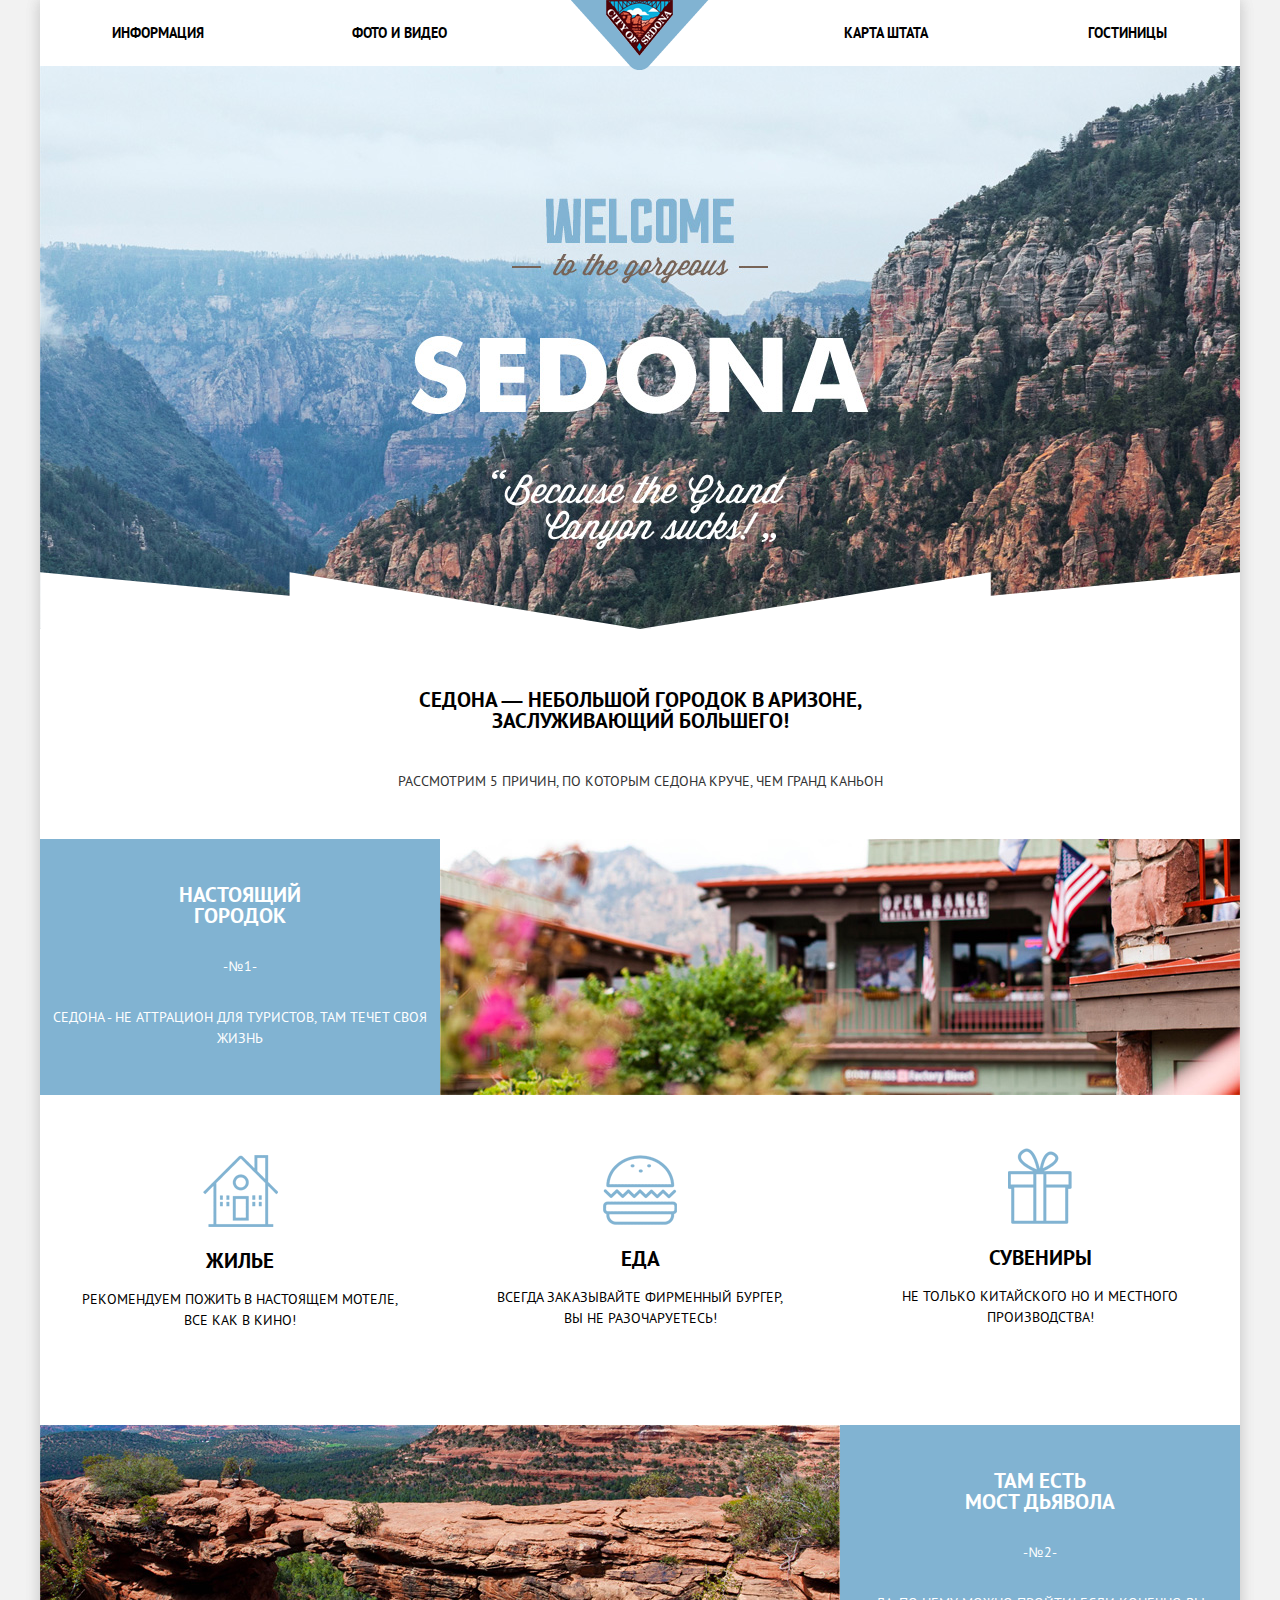
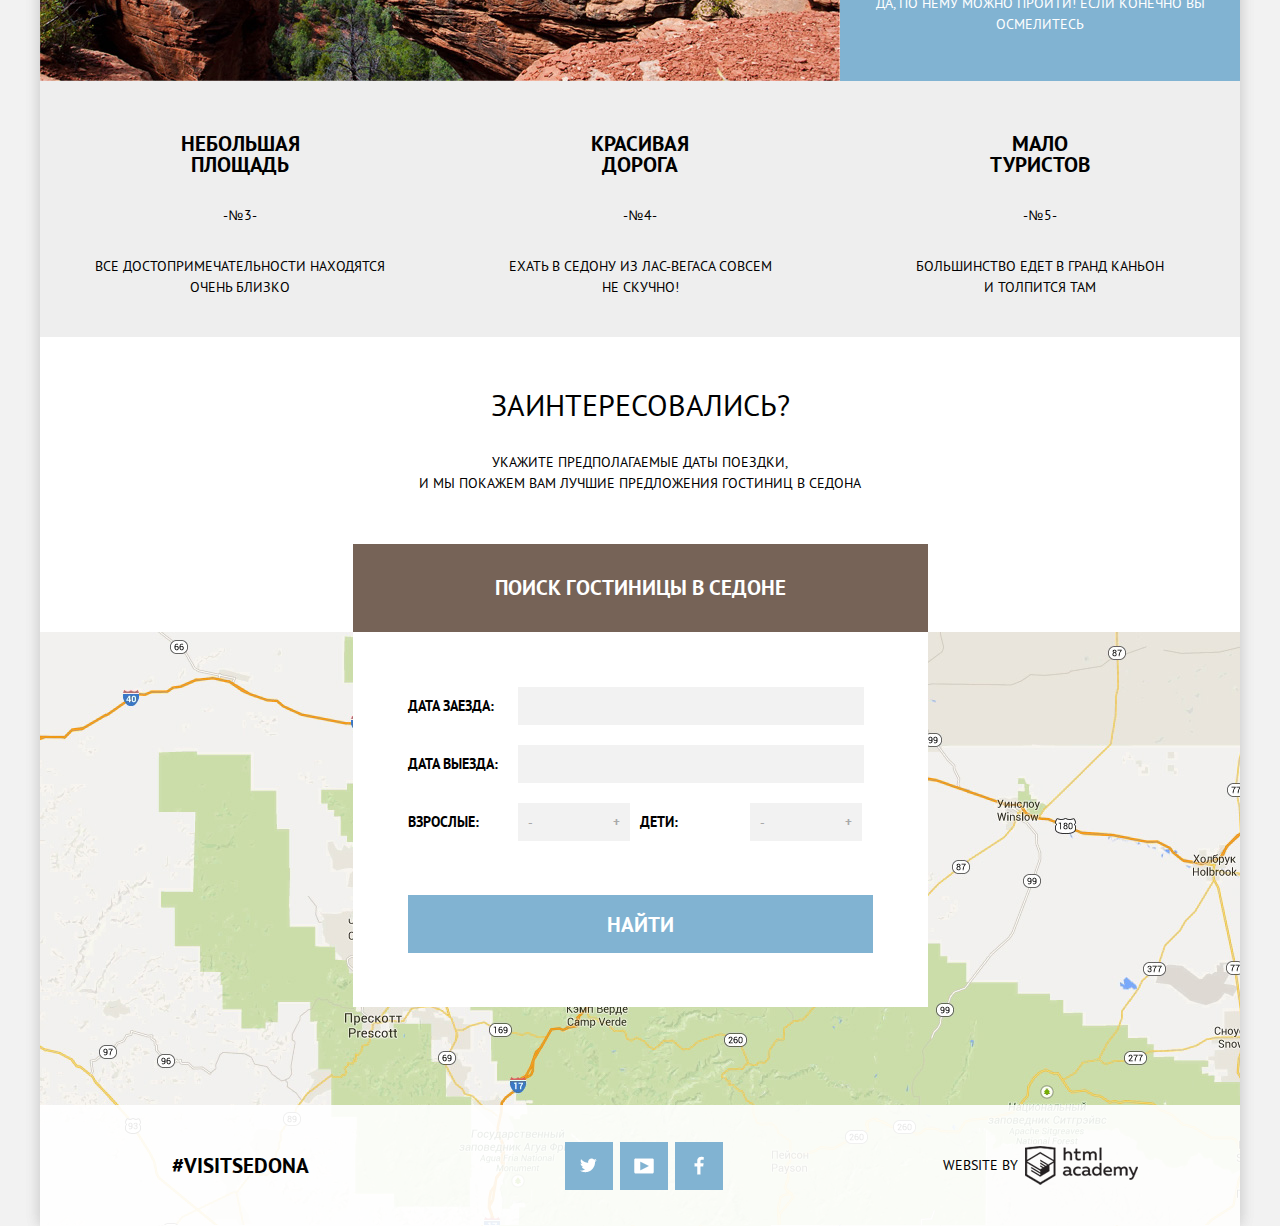
<file: index.html>
<!DOCTYPE html>
<html lang="ru">
  <head>
    <meta charset="utf-8">
    <title>HTML Academy: Седона</title>
    <link href="css/style.css" rel="stylesheet">
  </head>
  <body>
  <div class="positioner">
    <header class="main-header">
      <div class="header-positioner">
        <div class="logo">
          <a href="#"><img src="img/logo.png" alt="logo" width="138" height="70"></a>
        </div>
        <nav class="header-menu">
          <ul>
            <li>
              <a href="#">Информация</a>
            </li>
            <li>
              <a href="#">Фото и видео</a>
            </li>
            <li>
              <a href="#">Карта штата</a>
            </li>
            <li>
              <a href="#">Гостиницы</a>
            </li>
          </ul>
        </nav>
      </div>
    </header>

    <main>
      <section class="introduction">
        <div class="introduction-figure"></div>
        <div class="introduction-description">
          <h2 class="main-content-title">Седона — небольшой городок в Аризоне,<br>
            заслуживающий большего!</h2>
          <p class="main-content-description">Рассмотрим 5 причин, по которым Седона круче, чем Гранд Каньон</p>
        </div>
      </section>

      <section class="main-content photo true-city clearfix">
        <div class="main-content-reason">
          <h2 class="main-content-title">Настоящий <br> городок</h2>
          <div class="main-content-number">-№1-</div>
          <div class="main-content-description">Седона - не аттрацион для туристов, там течет своя жизнь</div>
        </div>
        <div class="main-content-photo">
          <img src="img/city.jpg" alt="Фото Гостиницы" width="800" height="256">
        </div>
      </section>

      <section class="main-content bonuses clearfix">
        <div class="feature">
          <img class="feature-image" src="img/house.png" alt="Жилье" width="75" height="72">
          <h2 class="main-content-title">Жилье</h2>
          <div class="main-content-description">Рекомендуем пожить в настоящем мотеле,<br>все как в кино!</div>
        </div>
        <div class="feature">
          <img class="feature-image" src="img/food.png" alt="Еда" width="74" height="70">
          <h2 class="main-content-title">Еда</h2>
          <div class="main-content-description">Всегда заказывайте фирменный бургер,<br>вы не разочаруетесь!</div>
        </div>
        <div class="feature">
          <img class="feature-image souvenirs" src="img/relic.png" alt="Сувениры" width="64" height="76">
          <h2 class="main-content-title">Сувениры</h2>
          <div class="main-content-description">Не только китайского но и местного<br> производства!</div>
        </div>
      </section>

      <section class="main-content photo devils-bridge clearfix">
        <div class="main-content-photo">
          <img src="img/canyon-photo.jpg" alt="Фото Моста Дьявола" width="800" height="256">
        </div>
        <div class="main-content-reason">
          <h2 class="main-content-title">Там есть <br>мост дьявола</h2>
          <div class="main-content-number">-№2-</div>
          <div class="main-content-description">Да, по нему можно пройти! Если конечно вы осмелитесь</div>
        </div>
      </section>

      <section class="main-content places clearfix">
        <div class="sightseeing">
          <h2 class="main-content-title">Небольшая<br> площадь</h2>
          <div class="main-content-number">-№3-</div>
          <div class="main-content-description">Все достопримечательности находятся<br> очень близко</div>
        </div>
        <div class="sightseeing">
          <h2 class="main-content-title">Красивая<br> дорога</h2>
          <div class="main-content-number">-№4-</div>
          <div class="main-content-description">Ехать в Седону из Лас-Вегаса совсем<br> не скучно!</div>
        </div>
        <div class="sightseeing">
          <h2 class="main-content-title">Мало<br> туристов</h2>
          <div class="main-content-number">-№5-</div>
          <div class="main-content-description">Большинство едет в Гранд каньон<br> и толпится там</div>
        </div>
      </section>

      <section class="main-content visit">
        <div class="interested">Заинтересовались?</div>
        <div class="main-content-description">Укажите предполагаемые даты поездки,<br> и мы покажем вам лучшие предложения гостиниц в Седона</div>
        <div class="search-form-header">
          <h2 class="search-form-title">Поиск гостиницы в Седоне</h2>
        </div>
      </section>

      <section class="main-content map">
        <div class="search-form">
          <form action="/">
            <div class="search-form-control clearfix">
              <label for="">Дата заезда:</label>
              <input type="text" />
              <span class="search-form-icon-calendar"></span>
            </div>
            <div class="search-form-control clearfix">
              <label for="">Дата выезда:</label>
              <input type="text" />
              <span class="search-form-icon-calendar"></span>
            </div>
            <div class="clearfix">
              <div class="search-form-control-half">
                <label for="">Взрослые:</label>
                <div class="search-form-count">
                  <button type="button">-</button>
                  <input type="text" />
                  <button type="button">+</button>
                </div>
              </div>
              <div class="search-form-control-half">
                <label for="">Дети:</label>
                <div class="search-form-count">
                  <button type="button">-</button>
                  <input type="text" />
                  <button type="button">+</button>
                </div>
              </div>
            </div>
            <button type="submit" class="search-form-submit">Найти</button>
          </form>
        </div>

          <footer class="footer clearfix">
            <section class="footer-block">
              <a class="to-main-page" href="#">#VISITSEDONA</a>
            </section>

            <section class="footer-block">
              <a class="social-btn social-btn-twitter" href="https://www.twitter.com/">
              <img src="img/twitter.png" alt="" width="17" height="15"></a>
              <a class="social-btn social-btn-youtube" href="https://www.youtube.com/">
              <img src="img/youtube.png" alt="" width="20" height="16"></a>
              <a class="social-btn social-btn-fb" href="https://www.facebook.com/">
              <img src="img/f-book.png" alt="" width="10" height="19"></a>
            </section>
            <section class="footer-block">
              <span class="website-by">Website by</span>
              <a class="htmlacademy" href="https://htmlacademy.ru/intensive/htmlcss"><img src="img/academy.png" alt="logo htmlacademy" width="113" height="39"></a>
            </section>
          </footer>
      </section>
    </main>


  </div>
  </body>
</html>
</file>
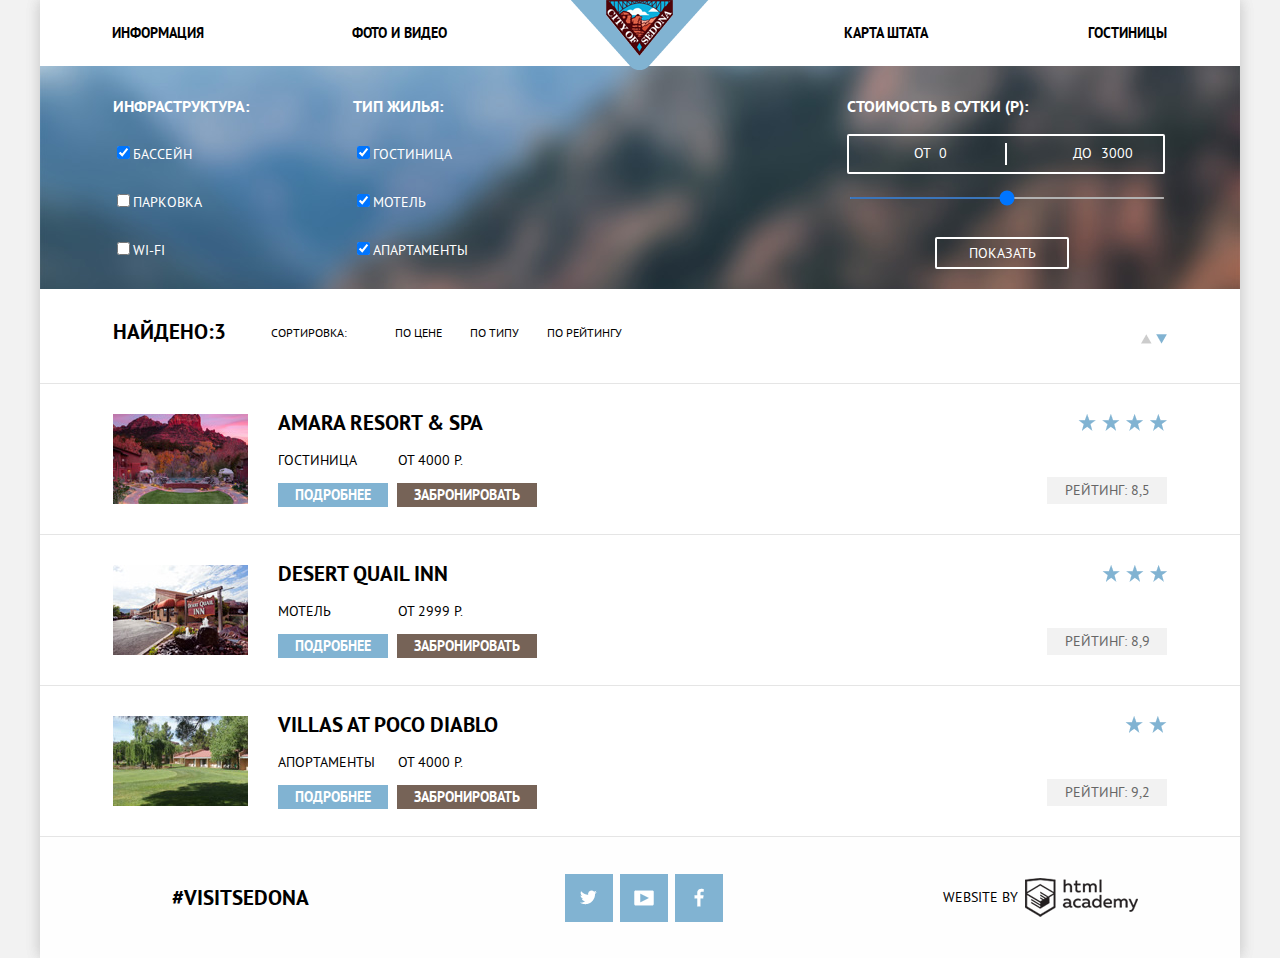
<file: catalog.html>
<!DOCTYPE html>
<html lang="ru">
  <head>
    <meta charset="utf-8">
    <title>HTML Academy: Седона</title>
    <link href="css/style.css" rel="stylesheet">
  </head>
  <body>
  <div class="positioner">
    <header class="main-header">
      <div class="header-positioner">
        <div class="logo">
          <a href="#"><img src="img/logo.png" alt="logo" width="138" height="70"></a>
        </div>
        <nav class="header-menu">
          <ul>
            <li>
              <a href="#">Информация</a>
            </li>
            <li>
              <a href="#">Фото и видео</a>
            </li>
            <li>
              <a href="#">Карта штата</a>
            </li>
            <li>
              <a href="#">Гостиницы</a>
            </li>
          </ul>
        </nav>
      </div>
    </header>

    <main>
      <section class="location">
        <form method="post" action="#">
          <div class="check-infrastructure">
            <h3>Инфраструктура:</h3>
            <label>
              <input type="checkbox" name="swiming-pool" checked>Бассейн
            </label>
            <label>
              <input type="checkbox" name="parking">Парковка
            </label>
            <label>
              <input type="checkbox" name="wi-fi">Wi-Fi
            </label>
          </div>

          <div class="accommodation">
            <h3>Тип жилья:</h3>
            <label>
              <input type="checkbox" name="hotel" checked>Гостиница
            </label>
            <label>
              <input type="checkbox" name="motel" checked>Мотель
            </label>
            <label>
              <input type="checkbox" name="apartments" checked>Апартаменты
            </label>
          </div>

          <div class="check-price">
            <h3>Стоимость в сутки (р):</h3>
            <div class="block-inputs">
              <label class="range-label">От
                <input class="range-number" value="0">
              </label>
              <label class="range-label">До
                <input class="range-number" value="3000">
              </label>
            </div>

            <div class="user-block">
                <input type="range" min="0" max="3000" step="1" value="1500">
            </div>
            <button class="btn-filtr" type="submit">Показать</button>
          </div>
        </form>
      </section>

      <section class="sorting-block">
          <h2>Найдено:3</h2>
          <div class="sorting-menu">
            <p>Сортировка:</p>
            <a class="sorting" href="#">по цене</a>
            <a class="sorting" href="#">по типу</a>
            <a class="sorting" href="#">по рейтингу</a>
          </div>
          <div class="sorting-arrow">
            <a class="arrow-up" href="#"><img src="img/arrow-up.png" alt="arrow-up" width="11" height="10"></a>
            <a class="arrow-up" href="#"><img src="img/arrow-down.png" alt="arrow-down" width="11" height="10"></a>
          </div>
      </section>

      <section class="hotel-block">
        <article class="hotel-features">
          <div class="hotel-photo">
            <img src="img/amara-resor.jpg" alt="Amara Resort & Spa" width="135" height="90">
          </div>
          <div class="hotel-info">
            <h2>Amara resort & spa </h2>
            <p>
              <span class="hotel-type">Гостиница</span>
              <span class="hotel-price">От 4000 Р.</span>
            </p>
            <a href="#" class="btn-details">Подробнее</a>
            <a href="#" class="btn-reservation">Забронировать</a>
          </div>
          <div class="hotel-rating">
            <div class="stars"><img src="img/star-five.png" alt="4-stars"></div>
            <div class="rating">Рейтинг: 8,5</div>
          </div>
        </article>


        <article class="hotel-features">
            <div class="hotel-photo">
              <img src="img/desert-quail.jpg" alt="Desert Quail inn" width="135" height="90">
            </div>
            <div class="hotel-info">
              <h2>Desert Quail inn</h2>
              <p>
                <span class="hotel-type">Мотель</span>
                <span class="hotel-price">От 2999 Р.</span>
              </p>
              <a href="#" class="btn-details">Подробнее</a>
              <a href="#" class="btn-reservation">Забронировать</a>
            </div>
            <div class="hotel-rating">
              <div class="stars"><img src="img/star-free.png" alt="3-stars"></div>
              <div class="rating">Рейтинг: 8,9</div>
            </div>
        </article>

        <article class="hotel-features">
            <div class="hotel-photo">
              <img src="img/villas-diablo.jpg" alt="Villas at poco diablo" width="135" height="90">
            </div>
            <div class="hotel-info">
              <h2>Villas at poco diablo</h2>
              <p>
                <span class="hotel-type">Апортаменты</span>
                <span class="hotel-price">От 4000 Р.</span>
              </p>
              <a href="#" class="btn-details">Подробнее</a>
              <a href="#" class="btn-reservation">Забронировать</a>
            </div>
            <div class="hotel-rating">
              <div class="stars"><img src="img/star-two.png" alt="2-stars"></div>
              <div class="rating">Рейтинг: 9,2</div>
            </div>
        </article>


      <footer class="catalog-footer">
        <section class="footer-block">
          <a class="to-main-page" href="#">#VISITSEDONA</a>
        </section>

        <section class="footer-block">
          <a class="social-btn social-btn-twitter" href="https://www.twitter.com/">
          <img src="img/twitter.png" alt="" width="17" height="15"></a>
          <a class="social-btn social-btn-youtube" href="https://www.youtube.com/">
          <img src="img/youtube.png" alt="" width="20" height="16"></a>
          <a class="social-btn social-btn-fb" href="https://www.facebook.com/">
          <img src="img/f-book.png" alt="" width="10" height="19"></a>
        </section>
        <section class="footer-block">
          <span class="website-by">Website by</span>
          <a class="htmlacademy" href="https://htmlacademy.ru/intensive/htmlcss"><img src="img/academy.png" alt="logo htmlacademy" width="113" height="39"></a>
      </section>
      </footer>
  </section>
</main>

  </div>
  </body>
</html>
</file>
<file: css/style.css>
@font-face {
  font-family: "PT Sans";
  src: url("../fonts/ptsans.woff2") format("woff2"),
       url("../fonts/ptsans.woff") format("woff");
  font-weight: normal;
  font-style: normal;
}

@font-face {
  font-family: "PT Sans";
  src: url("../fonts/ptsansbold.woff2") format("woff2"),
       url("../fonts/ptsansbold.woff") format("woff");
  font-weight: bold;
  font-style: normal;
}

body {
  width: 1200px;
  margin: 0 auto;
  padding: 0;
  font-family: "PT Sans", "Arial", sans-serif;
  font-size: 14px;
  font-weight: 400;
  line-height: 21px;
  color: #000000;
  text-transform: uppercase;
  background-color: #f2f2f2;
  box-shadow: 0 0 15px 0 rgba(0, 0, 0, 0.1), 0 0 15px 0 rgba(0, 0, 0, 0.1);
}

input,
button {
  font-family: "PT Sans", "Arial", sans-serif;
}

.clearfix::after {
  content: "";
  display: table;
  clear: both;
}

.positioner {
  background-color: #ffffff;
}

.main-header {
  position: relative;
  z-index: 1;
}

.header-menu {
  width: 1056px;
  margin-left: auto;
  margin-right: auto;
}

.header-menu ul {
  display: flex;
  margin: 0;
  padding-top: 20px;
  padding-bottom: 20px;
  padding-left: 0;
  list-style: none;
}

.header-menu li:first-child {
  width: 128px;
  margin-right: 112px;
}

.header-menu li:nth-child(3),
.header-menu li:last-child {
  margin-left: auto;
}

.header-menu li:last-child {
  width: 80px;
  margin-left: 160px;
}

.header-menu a {
  line-height: 26px;
  font-weight: 700;
  text-decoration: none;
  color: #000000;
}

.logo {
  position: absolute;
  width: 138px;
  height: 70px;
  left: 0;
  right: 0;
  margin: auto;
}

.introduction {
  position: relative;
  width: 1200px;
  height: 773px;
  background-image: url("../img/intro.jpg");
}

.introduction-figure {
  position: absolute;
  bottom: 210px;
  left: 0;
  width: 1200px;
  height: 57px;
  background-image: url("../img/figure.png");
}

.introduction-description {
  position: absolute;
  bottom: 0;
  left: 0;
  width: 1200px;
  height: 210px;
  background-color: #ffffff;
  text-align: center;
}

.introduction-description .main-content-description {
  color: #333333;
}

.introduction-description .main-content-title {
  margin-top: 60px;
  margin-bottom: 40px;
}

.main-content-title {
  font-size: 21px;
  text-transform: uppercase;
}

.main-content-number {
  margin-top: 30px;
  margin-bottom: 30px;
}

.main-content-reason {
  width: 400px;
  height: 256px;
  background-color: #81b3d2;
  color: #ffffff;
  text-align: center;
}

.main-content-photo {
  width: 800px;
  height: 256px;
}

.main-content.photo .main-content-title {
  margin-top: 45px;
  margin-bottom: 30px;
}

.main-content.photo .main-content-number {
  margin-top: 30px;
  margin-bottom: 30px;
}

.true-city .main-content-photo {
  float: right;
}

.true-city .main-content-reason {
  float: left;
}

.devils-bridge .main-content-photo {
  float: left;
}

.devils-bridge .main-content-reason {
  float: right;
}

.feature {
  float: left;
  width: 400px;
  height: 330px;
  text-align: center;
}

.feature-image {
  margin-top: 60px;
}

.souvenirs {
  margin-top: 53px;
}

.sightseeing {
  float: left;
  width: 400px;
  height: 256px;
  background-color: #eeeeee;
  text-align: center;
}

.feature .main-content-description {
  margin-bottom: 60px;
}

.sightseeing .main-content-title {
  margin-top: 52px;
}

.visit {
  background-color: #ffffff;
  text-align: center;
}

.visit .interested {
  margin-top: 57px;
  margin-bottom: 37px;
  font-size: 30px;
}

.visit .main-content-description {
  margin-bottom: 50px;
}

.visit .text-description {
  font-weight: 400;
  font-size: 14px;
  line-height: 24px;
  margin-top: 35px;
  margin-bottom: 50px;
}

.search-form {
  width: 575px;
  height: 400px;
  margin: 0 auto;
  background-color: #ffffff;
}

.search-form-header {
  width: 575px;
  height: 88px;
  background: #766357;
  margin: 0 auto;
}

.search-form-title {
  color: #ffffff;
  line-height: 88px;
}

.map {
  position: relative;
  width: 1200px;
  height: 594px;
  background-image: url("../img/map.jpg");
}

.search-form {
  margin: 0 auto;
  width: 465px;
  height: 265px;
  padding: 55px;
  font-size: 14px;
  font-weight: bold;
  margin-bottom: 29px;
  position: relative;
}

.search-form-submit {
  width: 100%;
  padding: 10px;
}

.search-form-control {
  margin-bottom: 20px;
}

.search-form-control label {
  float: left;
  width: 110px;
  font-weight: bold;
  line-height: 38px;
}

.search-form-control input {
  float: left;
  width: 326px;
  padding: 10px;
  border: none;
  background-color: #f2f2f2;
  font-family: "PT Sans", "Arial", sans-serif;
  font-weight: bold;
}

.search-form-control-half {
  width: 50%;
  float: left;
  margin-bottom: 20px;
}

.search-form-control-half label {
  float: left;
  width: 110px;
  font-weight: bold;
  line-height: 38px;
}

.search-form-count {
  display: -webkit-flex;
  display: -ms-flex;
  display: flex;
  float: left;
  width: 120px;
}

.search-form-count input {
  width: 40px;
  padding: 10px;
  background-color: #f2f2f2;
  border: none;
  margin: 0;
  font-weight: bold;
}

.search-form-count button {
  border: none;
  background-color: #f2f2f2;
  padding: 10px;
  margin: 0;
  font-weight: bold;
  color: #a9a9a9;
}

.search-form-submit {
  padding: 15.5px;
  margin-top: 34px;
  text-transform: uppercase;
  color: #FFFFFF;
  background-color: #81b3d2;
  border: none;
  font-weight: bold;
  font-size: 21px;
}

.footer {
  display: -webkit-flex;
  display: -ms-flex;
  display: flex;
  position: absolute;
  bottom: 0;
  left: 0;
  width: 1200px;
  height: 121px;
  background-color: rgba(255, 255, 255, 0.9);
}

.footer-block {
  display: -webkit-flex;
  display: -ms-flex;
  display: flex;
  justify-content: center;
  align-items: center;
  width: 400px;
}

.to-main-page {
  font-size: 21px;
  text-decoration: none;
  color: #000000;
  font-weight: bold;
}

.social-btn {
  display: -webkit-flex;
  display: -ms-flex;
  display: flex;
  justify-content: center;
  align-items: center;
  width: 48px;
  height: 48px;
  margin-left: 7px;
  background-color: #81b3d2;
}

.website-by {
  line-height: 39px;
  margin-right: 7px;
}

.htmlacademy {
  height: 39px;
}

/* 2 СТРАНИЦА */

.location {
  padding-right:  73px;
  padding-left: 73px;
  padding-bottom: 6px;
  height: 217px;
  background: #81b3d2 url("../img/bgc-catalog.jpg") no-repeat center -55px;
}

.location h3 {
  margin-top: 30px;
  color: #ffffff;
}

.check-infrastructure {
  float: left;
  width: 240px;
}

.accommodation {
  float: left;
  width: 240px;
}

.check-price {
  float: right;
  width: 320px;
}

.check-infrastructure label,
.accommodation label {
  display: block;
  margin-top: 26px;
  color: #ffffff;
}

.check-price h3 {
  margin-bottom: 17px;
  font-weight: bold;
  font-size: 16px;
  line-height: 21px;
}

.block-inputs {
  border: 2px solid #ffffff;
  border-radius: 2px;
  margin-bottom: 10px;
  height: 36px;
  width: 314px;
  position: relative;
}

.block-inputs::before {
  content: "";
  position: absolute;
  top: 50%;
  left: 50%;
  width: 2px;
  height: 22px;
  background: #ffffff;
  transform: translate(-50%, -50%);
}

.block-inputs label {
  display: inline-block;
  font-size: 14px;
  line-height: 33px;
  vertical-align: top;
  color: #ffffff;
  cursor: pointer;
}

.block-inputs .range-label {
  width: 90px;
  padding-left: 65px;
}

.block-inputs input {
  width: 50px;
  color: #ffffff;;
  font: inherit;
  background: none;
  border: none;
  padding-left: 5px;
}

.user-block {
  position: relative;
  margin-bottom: 32px;
}

.user-block input{
  width: 316px;
  height: 2px;
  background: #ffffff;
}

.btn-filtr {
  box-sizing: border-box;
  display: block;
  margin-left: 88px;
  font-size: 14px;
  line-height: 20px;
  color: #ffffff;
  height: 32px;
  width: 134px;
  text-transform: uppercase;
  background: transparent;
  border: 2px solid #ffffff;
  border-radius: 2px;
  cursor: pointer;
}

.sorting-block {
  height: 88px;
  padding-right:  73px;
  padding-left: 73px;
  padding-bottom: 6px;
}

.sorting-block h2 {
  float: left;
  font-size: 21px;
  font-weight: bold;
  margin-top: 32px;
}

.sorting-menu {
  padding-left: 20px;
  float: left;
  font-size: 12px;
  margin-top: 5px;
}

.sorting-menu p,
.sorting-menu a {
  display: inline-block;
  margin-left: 25px;
  margin-top: 28px;
  text-decoration: none;
  color: #000000;
}

.sorting-menu p {
  margin-right: 20px;
}

.sorting-arrow {
  float: right;
  margin-top: 40px;
}

.hotel-block {
  display: flex;
  flex-direction: column;
}

.hotel-features {
  display: flex;
  height: 90px;
  padding: 30px 73px;
  border-top: 1px solid #e5e5e5;
  border-bottom: 1px solid #e5e5e5;
}

.hotel-block .hotel-features:nth-child(2) {
  border: none;
}

.hotel-photo {
  margin-right: 30px;
}

.hotel-type {
  width: 110px;
  margin-right: 6px;
  display: inline-block;
}

.hotel-info {
  width: 528px;
}

.hotel-info h2 {
  margin: 0;
  margin-top: -4px;
  margin-bottom: 6px;
  font-size: 21px;
  line-height: 26px;
  color: #000000;
}

.hotel-info a {
  text-decoration: none;
}

.btn-details,
.btn-reservation {
  margin-right: 5px;
  padding: 3px 17px;
  font-size: 14px;
  font-weight: 700;
  color: #ffffff
}

.btn-details {
  background-color: #81b3d2;
}

.btn-reservation {
  background-color: #766357;
}

.hotel-rating {
  display: -webkit-flex;
  display: -ms-flex;
  display: flex;
  flex-direction: column;
  justify-content: space-between;
  width: 120px;
  margin-left: auto;
}

.stars {
  text-align: right;
}

.rating {
  box-sizing: border-box;
  color: #666666;
  padding: 3px 17px;
  text-align: center;
  background-color: #f2f2f2;
}

.catalog-footer {
  display: -webkit-flex;
  display: -ms-flex;
  display: flex;
  height: 121px;
  background-color: rgb(254, 254, 254);
}
</file>
